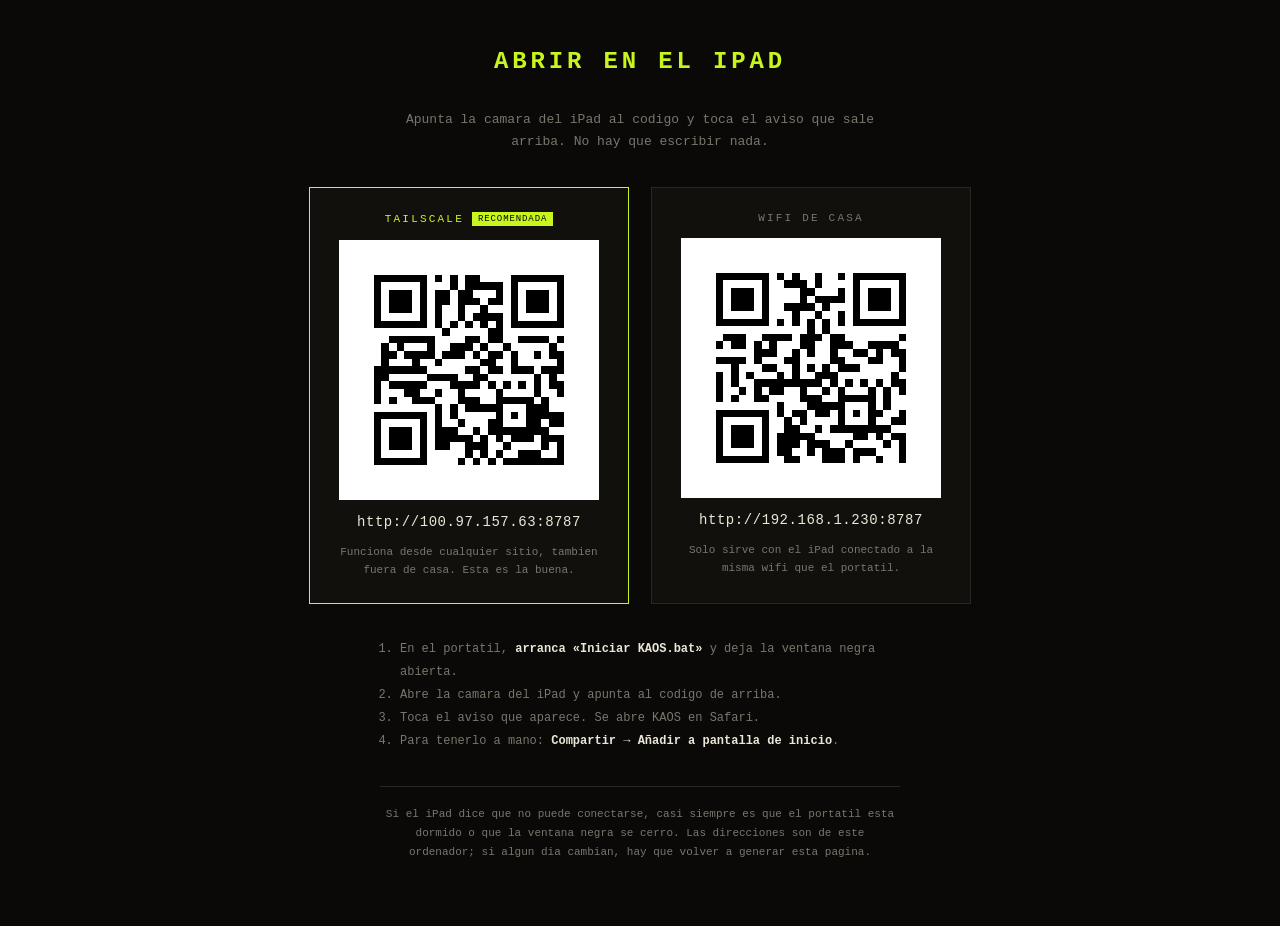
<file: ABRIR EN EL IPAD.html>
<!DOCTYPE html>
<html lang="es">
<head>
<meta charset="UTF-8">
<meta name="viewport" content="width=device-width, initial-scale=1">
<title>KAOS.REALM — abrir en el iPad</title>
<style>
  :root { --tinta:#0a0908; --hueso:#ece6d7; --lima:#c8f51e; --gris:#7a766c; --borde:#2a2722; }
  * { box-sizing:border-box; margin:0; padding:0; }
  body {
    background:var(--tinta); color:var(--hueso); min-height:100vh;
    font-family:"JetBrains Mono", ui-monospace, Menlo, monospace;
    display:flex; flex-direction:column; align-items:center;
    padding:48px 24px 64px; gap:34px;
  }
  h1 { font-size:24px; letter-spacing:0.16em; color:var(--lima); font-weight:700; }
  .intro { color:var(--gris); font-size:13px; text-align:center; max-width:520px; line-height:1.7; }
  .fila { display:flex; flex-wrap:wrap; gap:22px; justify-content:center; }
  .tarjeta {
    background:#12100d; border:1px solid var(--borde); padding:24px;
    display:flex; flex-direction:column; align-items:center; gap:14px; width:320px;
  }
  .tarjeta.principal { border-color:var(--lima); }
  .etiqueta { font-size:11px; letter-spacing:0.2em; color:var(--gris); display:flex; align-items:center; gap:8px; }
  .tarjeta.principal .etiqueta { color:var(--lima); }
  .chip { background:var(--lima); color:var(--tinta); padding:2px 6px; font-size:9px; letter-spacing:0.1em; }
  .qr { background:#fff; padding:12px; line-height:0; }
  .qr svg { display:block; width:236px; height:236px; }
  .url { font-size:14px; letter-spacing:0.04em; color:var(--hueso); user-select:all; }
  .pista { font-size:11px; color:var(--gris); line-height:1.6; text-align:center; }
  .pasos { max-width:520px; font-size:12px; color:var(--gris); line-height:1.9; }
  .pasos b { color:var(--hueso); font-weight:700; }
  .pasos ol { padding-left:20px; }
  .nota { font-size:11px; color:var(--gris); max-width:520px; text-align:center; line-height:1.7;
          border-top:1px solid var(--borde); padding-top:18px; }
</style>
</head>
<body>
  <h1>ABRIR EN EL IPAD</h1>
  <p class="intro">Apunta la camara del iPad al codigo y toca el aviso que sale arriba. No hay que escribir nada.</p>

  <div class="fila">
    <section class="tarjeta principal">
      <div class="etiqueta">TAILSCALE<span class="chip">RECOMENDADA</span></div>
      <div class="qr"><svg xmlns="http://www.w3.org/2000/svg" width="310" height="310" viewBox="0 0 310 310" shape-rendering="crispEdges"><rect width="310" height="310" fill="#fff"/><path d="M30 30h10v10h-10zM40 30h10v10h-10zM50 30h10v10h-10zM60 30h10v10h-10zM70 30h10v10h-10zM80 30h10v10h-10zM90 30h10v10h-10zM110 30h10v10h-10zM130 30h10v10h-10zM150 30h10v10h-10zM160 30h10v10h-10zM210 30h10v10h-10zM220 30h10v10h-10zM230 30h10v10h-10zM240 30h10v10h-10zM250 30h10v10h-10zM260 30h10v10h-10zM270 30h10v10h-10zM30 40h10v10h-10zM90 40h10v10h-10zM130 40h10v10h-10zM150 40h10v10h-10zM160 40h10v10h-10zM170 40h10v10h-10zM180 40h10v10h-10zM190 40h10v10h-10zM210 40h10v10h-10zM270 40h10v10h-10zM30 50h10v10h-10zM50 50h10v10h-10zM60 50h10v10h-10zM70 50h10v10h-10zM90 50h10v10h-10zM110 50h10v10h-10zM120 50h10v10h-10zM140 50h10v10h-10zM150 50h10v10h-10zM190 50h10v10h-10zM210 50h10v10h-10zM230 50h10v10h-10zM240 50h10v10h-10zM250 50h10v10h-10zM270 50h10v10h-10zM30 60h10v10h-10zM50 60h10v10h-10zM60 60h10v10h-10zM70 60h10v10h-10zM90 60h10v10h-10zM110 60h10v10h-10zM120 60h10v10h-10zM140 60h10v10h-10zM150 60h10v10h-10zM160 60h10v10h-10zM180 60h10v10h-10zM190 60h10v10h-10zM210 60h10v10h-10zM230 60h10v10h-10zM240 60h10v10h-10zM250 60h10v10h-10zM270 60h10v10h-10zM30 70h10v10h-10zM50 70h10v10h-10zM60 70h10v10h-10zM70 70h10v10h-10zM90 70h10v10h-10zM110 70h10v10h-10zM140 70h10v10h-10zM170 70h10v10h-10zM210 70h10v10h-10zM230 70h10v10h-10zM240 70h10v10h-10zM250 70h10v10h-10zM270 70h10v10h-10zM30 80h10v10h-10zM90 80h10v10h-10zM110 80h10v10h-10zM140 80h10v10h-10zM160 80h10v10h-10zM170 80h10v10h-10zM180 80h10v10h-10zM190 80h10v10h-10zM210 80h10v10h-10zM270 80h10v10h-10zM30 90h10v10h-10zM40 90h10v10h-10zM50 90h10v10h-10zM60 90h10v10h-10zM70 90h10v10h-10zM80 90h10v10h-10zM90 90h10v10h-10zM110 90h10v10h-10zM130 90h10v10h-10zM150 90h10v10h-10zM170 90h10v10h-10zM190 90h10v10h-10zM210 90h10v10h-10zM220 90h10v10h-10zM230 90h10v10h-10zM240 90h10v10h-10zM250 90h10v10h-10zM260 90h10v10h-10zM270 90h10v10h-10zM120 100h10v10h-10zM180 100h10v10h-10zM190 100h10v10h-10zM50 110h10v10h-10zM60 110h10v10h-10zM70 110h10v10h-10zM80 110h10v10h-10zM90 110h10v10h-10zM100 110h10v10h-10zM150 110h10v10h-10zM160 110h10v10h-10zM180 110h10v10h-10zM190 110h10v10h-10zM220 110h10v10h-10zM230 110h10v10h-10zM240 110h10v10h-10zM250 110h10v10h-10zM270 110h10v10h-10zM40 120h10v10h-10zM60 120h10v10h-10zM100 120h10v10h-10zM130 120h10v10h-10zM140 120h10v10h-10zM150 120h10v10h-10zM170 120h10v10h-10zM200 120h10v10h-10zM260 120h10v10h-10zM40 130h10v10h-10zM50 130h10v10h-10zM70 130h10v10h-10zM80 130h10v10h-10zM90 130h10v10h-10zM100 130h10v10h-10zM120 130h10v10h-10zM130 130h10v10h-10zM140 130h10v10h-10zM160 130h10v10h-10zM180 130h10v10h-10zM190 130h10v10h-10zM210 130h10v10h-10zM240 130h10v10h-10zM260 130h10v10h-10zM270 130h10v10h-10zM40 140h10v10h-10zM80 140h10v10h-10zM110 140h10v10h-10zM170 140h10v10h-10zM180 140h10v10h-10zM210 140h10v10h-10zM270 140h10v10h-10zM30 150h10v10h-10zM40 150h10v10h-10zM50 150h10v10h-10zM60 150h10v10h-10zM70 150h10v10h-10zM80 150h10v10h-10zM90 150h10v10h-10zM150 150h10v10h-10zM160 150h10v10h-10zM180 150h10v10h-10zM190 150h10v10h-10zM210 150h10v10h-10zM220 150h10v10h-10zM230 150h10v10h-10zM250 150h10v10h-10zM260 150h10v10h-10zM270 150h10v10h-10zM30 160h10v10h-10zM40 160h10v10h-10zM100 160h10v10h-10zM110 160h10v10h-10zM120 160h10v10h-10zM130 160h10v10h-10zM160 160h10v10h-10zM170 160h10v10h-10zM240 160h10v10h-10zM260 160h10v10h-10zM30 170h10v10h-10zM50 170h10v10h-10zM60 170h10v10h-10zM70 170h10v10h-10zM80 170h10v10h-10zM90 170h10v10h-10zM130 170h10v10h-10zM140 170h10v10h-10zM150 170h10v10h-10zM160 170h10v10h-10zM180 170h10v10h-10zM200 170h10v10h-10zM220 170h10v10h-10zM240 170h10v10h-10zM260 170h10v10h-10zM270 170h10v10h-10zM30 180h10v10h-10zM70 180h10v10h-10zM80 180h10v10h-10zM110 180h10v10h-10zM140 180h10v10h-10zM190 180h10v10h-10zM240 180h10v10h-10zM270 180h10v10h-10zM30 190h10v10h-10zM50 190h10v10h-10zM80 190h10v10h-10zM90 190h10v10h-10zM100 190h10v10h-10zM140 190h10v10h-10zM150 190h10v10h-10zM160 190h10v10h-10zM190 190h10v10h-10zM200 190h10v10h-10zM210 190h10v10h-10zM220 190h10v10h-10zM230 190h10v10h-10zM250 190h10v10h-10zM110 200h10v10h-10zM130 200h10v10h-10zM150 200h10v10h-10zM160 200h10v10h-10zM170 200h10v10h-10zM180 200h10v10h-10zM190 200h10v10h-10zM230 200h10v10h-10zM240 200h10v10h-10zM250 200h10v10h-10zM30 210h10v10h-10zM40 210h10v10h-10zM50 210h10v10h-10zM60 210h10v10h-10zM70 210h10v10h-10zM80 210h10v10h-10zM90 210h10v10h-10zM110 210h10v10h-10zM130 210h10v10h-10zM190 210h10v10h-10zM210 210h10v10h-10zM230 210h10v10h-10zM240 210h10v10h-10zM250 210h10v10h-10zM260 210h10v10h-10zM270 210h10v10h-10zM30 220h10v10h-10zM90 220h10v10h-10zM110 220h10v10h-10zM140 220h10v10h-10zM180 220h10v10h-10zM190 220h10v10h-10zM230 220h10v10h-10zM240 220h10v10h-10zM260 220h10v10h-10zM270 220h10v10h-10zM30 230h10v10h-10zM50 230h10v10h-10zM60 230h10v10h-10zM70 230h10v10h-10zM90 230h10v10h-10zM110 230h10v10h-10zM120 230h10v10h-10zM130 230h10v10h-10zM160 230h10v10h-10zM180 230h10v10h-10zM190 230h10v10h-10zM200 230h10v10h-10zM210 230h10v10h-10zM220 230h10v10h-10zM230 230h10v10h-10zM240 230h10v10h-10zM250 230h10v10h-10zM30 240h10v10h-10zM50 240h10v10h-10zM60 240h10v10h-10zM70 240h10v10h-10zM90 240h10v10h-10zM110 240h10v10h-10zM120 240h10v10h-10zM130 240h10v10h-10zM140 240h10v10h-10zM150 240h10v10h-10zM170 240h10v10h-10zM190 240h10v10h-10zM210 240h10v10h-10zM220 240h10v10h-10zM230 240h10v10h-10zM250 240h10v10h-10zM260 240h10v10h-10zM270 240h10v10h-10zM30 250h10v10h-10zM50 250h10v10h-10zM60 250h10v10h-10zM70 250h10v10h-10zM90 250h10v10h-10zM110 250h10v10h-10zM120 250h10v10h-10zM150 250h10v10h-10zM160 250h10v10h-10zM170 250h10v10h-10zM200 250h10v10h-10zM250 250h10v10h-10zM270 250h10v10h-10zM30 260h10v10h-10zM90 260h10v10h-10zM150 260h10v10h-10zM170 260h10v10h-10zM190 260h10v10h-10zM220 260h10v10h-10zM230 260h10v10h-10zM240 260h10v10h-10zM270 260h10v10h-10zM30 270h10v10h-10zM40 270h10v10h-10zM50 270h10v10h-10zM60 270h10v10h-10zM70 270h10v10h-10zM80 270h10v10h-10zM90 270h10v10h-10zM140 270h10v10h-10zM160 270h10v10h-10zM180 270h10v10h-10zM200 270h10v10h-10zM210 270h10v10h-10zM220 270h10v10h-10zM230 270h10v10h-10zM240 270h10v10h-10zM250 270h10v10h-10zM260 270h10v10h-10zM270 270h10v10h-10z" fill="#000"/></svg></div>
      <div class="url">http://100.97.157.63:8787</div>
      <p class="pista">Funciona desde cualquier sitio, tambien fuera de casa. Esta es la buena.</p>
    </section>
    <section class="tarjeta">
      <div class="etiqueta">WIFI DE CASA</div>
      <div class="qr"><svg xmlns="http://www.w3.org/2000/svg" width="310" height="310" viewBox="0 0 310 310" shape-rendering="crispEdges"><rect width="310" height="310" fill="#fff"/><path d="M30 30h10v10h-10zM40 30h10v10h-10zM50 30h10v10h-10zM60 30h10v10h-10zM70 30h10v10h-10zM80 30h10v10h-10zM90 30h10v10h-10zM110 30h10v10h-10zM130 30h10v10h-10zM160 30h10v10h-10zM190 30h10v10h-10zM210 30h10v10h-10zM220 30h10v10h-10zM230 30h10v10h-10zM240 30h10v10h-10zM250 30h10v10h-10zM260 30h10v10h-10zM270 30h10v10h-10zM30 40h10v10h-10zM90 40h10v10h-10zM120 40h10v10h-10zM130 40h10v10h-10zM140 40h10v10h-10zM160 40h10v10h-10zM210 40h10v10h-10zM270 40h10v10h-10zM30 50h10v10h-10zM50 50h10v10h-10zM60 50h10v10h-10zM70 50h10v10h-10zM90 50h10v10h-10zM140 50h10v10h-10zM150 50h10v10h-10zM190 50h10v10h-10zM210 50h10v10h-10zM230 50h10v10h-10zM240 50h10v10h-10zM250 50h10v10h-10zM270 50h10v10h-10zM30 60h10v10h-10zM50 60h10v10h-10zM60 60h10v10h-10zM70 60h10v10h-10zM90 60h10v10h-10zM140 60h10v10h-10zM160 60h10v10h-10zM170 60h10v10h-10zM180 60h10v10h-10zM190 60h10v10h-10zM210 60h10v10h-10zM230 60h10v10h-10zM240 60h10v10h-10zM250 60h10v10h-10zM270 60h10v10h-10zM30 70h10v10h-10zM50 70h10v10h-10zM60 70h10v10h-10zM70 70h10v10h-10zM90 70h10v10h-10zM120 70h10v10h-10zM130 70h10v10h-10zM140 70h10v10h-10zM150 70h10v10h-10zM170 70h10v10h-10zM210 70h10v10h-10zM230 70h10v10h-10zM240 70h10v10h-10zM250 70h10v10h-10zM270 70h10v10h-10zM30 80h10v10h-10zM90 80h10v10h-10zM130 80h10v10h-10zM160 80h10v10h-10zM190 80h10v10h-10zM210 80h10v10h-10zM270 80h10v10h-10zM30 90h10v10h-10zM40 90h10v10h-10zM50 90h10v10h-10zM60 90h10v10h-10zM70 90h10v10h-10zM80 90h10v10h-10zM90 90h10v10h-10zM110 90h10v10h-10zM130 90h10v10h-10zM150 90h10v10h-10zM170 90h10v10h-10zM190 90h10v10h-10zM210 90h10v10h-10zM220 90h10v10h-10zM230 90h10v10h-10zM240 90h10v10h-10zM250 90h10v10h-10zM260 90h10v10h-10zM270 90h10v10h-10zM150 100h10v10h-10zM170 100h10v10h-10zM40 110h10v10h-10zM50 110h10v10h-10zM60 110h10v10h-10zM90 110h10v10h-10zM100 110h10v10h-10zM110 110h10v10h-10zM120 110h10v10h-10zM140 110h10v10h-10zM150 110h10v10h-10zM160 110h10v10h-10zM180 110h10v10h-10zM190 110h10v10h-10zM270 110h10v10h-10zM30 120h10v10h-10zM50 120h10v10h-10zM60 120h10v10h-10zM80 120h10v10h-10zM100 120h10v10h-10zM140 120h10v10h-10zM150 120h10v10h-10zM180 120h10v10h-10zM190 120h10v10h-10zM200 120h10v10h-10zM230 120h10v10h-10zM240 120h10v10h-10zM250 120h10v10h-10zM260 120h10v10h-10zM80 130h10v10h-10zM90 130h10v10h-10zM100 130h10v10h-10zM130 130h10v10h-10zM150 130h10v10h-10zM180 130h10v10h-10zM210 130h10v10h-10zM220 130h10v10h-10zM240 130h10v10h-10zM260 130h10v10h-10zM270 130h10v10h-10zM30 140h10v10h-10zM40 140h10v10h-10zM50 140h10v10h-10zM60 140h10v10h-10zM80 140h10v10h-10zM120 140h10v10h-10zM130 140h10v10h-10zM180 140h10v10h-10zM190 140h10v10h-10zM230 140h10v10h-10zM240 140h10v10h-10zM270 140h10v10h-10zM50 150h10v10h-10zM90 150h10v10h-10zM100 150h10v10h-10zM130 150h10v10h-10zM150 150h10v10h-10zM170 150h10v10h-10zM190 150h10v10h-10zM200 150h10v10h-10zM210 150h10v10h-10zM270 150h10v10h-10zM30 160h10v10h-10zM50 160h10v10h-10zM70 160h10v10h-10zM110 160h10v10h-10zM130 160h10v10h-10zM160 160h10v10h-10zM170 160h10v10h-10zM180 160h10v10h-10zM260 160h10v10h-10zM30 170h10v10h-10zM50 170h10v10h-10zM80 170h10v10h-10zM90 170h10v10h-10zM100 170h10v10h-10zM110 170h10v10h-10zM120 170h10v10h-10zM130 170h10v10h-10zM140 170h10v10h-10zM150 170h10v10h-10zM160 170h10v10h-10zM180 170h10v10h-10zM200 170h10v10h-10zM220 170h10v10h-10zM240 170h10v10h-10zM260 170h10v10h-10zM270 170h10v10h-10zM30 180h10v10h-10zM60 180h10v10h-10zM80 180h10v10h-10zM100 180h10v10h-10zM110 180h10v10h-10zM140 180h10v10h-10zM170 180h10v10h-10zM190 180h10v10h-10zM230 180h10v10h-10zM250 180h10v10h-10zM270 180h10v10h-10zM30 190h10v10h-10zM50 190h10v10h-10zM80 190h10v10h-10zM90 190h10v10h-10zM140 190h10v10h-10zM150 190h10v10h-10zM160 190h10v10h-10zM190 190h10v10h-10zM200 190h10v10h-10zM210 190h10v10h-10zM220 190h10v10h-10zM230 190h10v10h-10zM250 190h10v10h-10zM110 200h10v10h-10zM150 200h10v10h-10zM160 200h10v10h-10zM170 200h10v10h-10zM180 200h10v10h-10zM190 200h10v10h-10zM230 200h10v10h-10zM250 200h10v10h-10zM30 210h10v10h-10zM40 210h10v10h-10zM50 210h10v10h-10zM60 210h10v10h-10zM70 210h10v10h-10zM80 210h10v10h-10zM90 210h10v10h-10zM110 210h10v10h-10zM130 210h10v10h-10zM140 210h10v10h-10zM160 210h10v10h-10zM170 210h10v10h-10zM190 210h10v10h-10zM210 210h10v10h-10zM230 210h10v10h-10zM240 210h10v10h-10zM270 210h10v10h-10zM30 220h10v10h-10zM90 220h10v10h-10zM120 220h10v10h-10zM140 220h10v10h-10zM190 220h10v10h-10zM230 220h10v10h-10zM260 220h10v10h-10zM270 220h10v10h-10zM30 230h10v10h-10zM50 230h10v10h-10zM60 230h10v10h-10zM70 230h10v10h-10zM90 230h10v10h-10zM120 230h10v10h-10zM130 230h10v10h-10zM160 230h10v10h-10zM180 230h10v10h-10zM190 230h10v10h-10zM200 230h10v10h-10zM210 230h10v10h-10zM220 230h10v10h-10zM230 230h10v10h-10zM240 230h10v10h-10zM250 230h10v10h-10zM30 240h10v10h-10zM50 240h10v10h-10zM60 240h10v10h-10zM70 240h10v10h-10zM90 240h10v10h-10zM110 240h10v10h-10zM120 240h10v10h-10zM130 240h10v10h-10zM140 240h10v10h-10zM150 240h10v10h-10zM210 240h10v10h-10zM220 240h10v10h-10zM240 240h10v10h-10zM260 240h10v10h-10zM270 240h10v10h-10zM30 250h10v10h-10zM50 250h10v10h-10zM60 250h10v10h-10zM70 250h10v10h-10zM90 250h10v10h-10zM110 250h10v10h-10zM120 250h10v10h-10zM130 250h10v10h-10zM150 250h10v10h-10zM160 250h10v10h-10zM170 250h10v10h-10zM200 250h10v10h-10zM250 250h10v10h-10zM270 250h10v10h-10zM30 260h10v10h-10zM90 260h10v10h-10zM110 260h10v10h-10zM120 260h10v10h-10zM150 260h10v10h-10zM170 260h10v10h-10zM180 260h10v10h-10zM190 260h10v10h-10zM210 260h10v10h-10zM220 260h10v10h-10zM230 260h10v10h-10zM270 260h10v10h-10zM30 270h10v10h-10zM40 270h10v10h-10zM50 270h10v10h-10zM60 270h10v10h-10zM70 270h10v10h-10zM80 270h10v10h-10zM90 270h10v10h-10zM120 270h10v10h-10zM130 270h10v10h-10zM170 270h10v10h-10zM180 270h10v10h-10zM190 270h10v10h-10zM210 270h10v10h-10zM240 270h10v10h-10zM270 270h10v10h-10z" fill="#000"/></svg></div>
      <div class="url">http://192.168.1.230:8787</div>
      <p class="pista">Solo sirve con el iPad conectado a la misma wifi que el portatil.</p>
    </section>
  </div>

  <div class="pasos">
    <ol>
      <li>En el portatil, <b>arranca «Iniciar KAOS.bat»</b> y deja la ventana negra abierta.</li>
      <li>Abre la camara del iPad y apunta al codigo de arriba.</li>
      <li>Toca el aviso que aparece. Se abre KAOS en Safari.</li>
      <li>Para tenerlo a mano: <b>Compartir → Añadir a pantalla de inicio</b>.</li>
    </ol>
  </div>

  <p class="nota">
    Si el iPad dice que no puede conectarse, casi siempre es que el portatil esta dormido
    o que la ventana negra se cerro. Las direcciones son de este ordenador; si algun dia
    cambian, hay que volver a generar esta pagina.
  </p>
</body>
</html>
</file>
